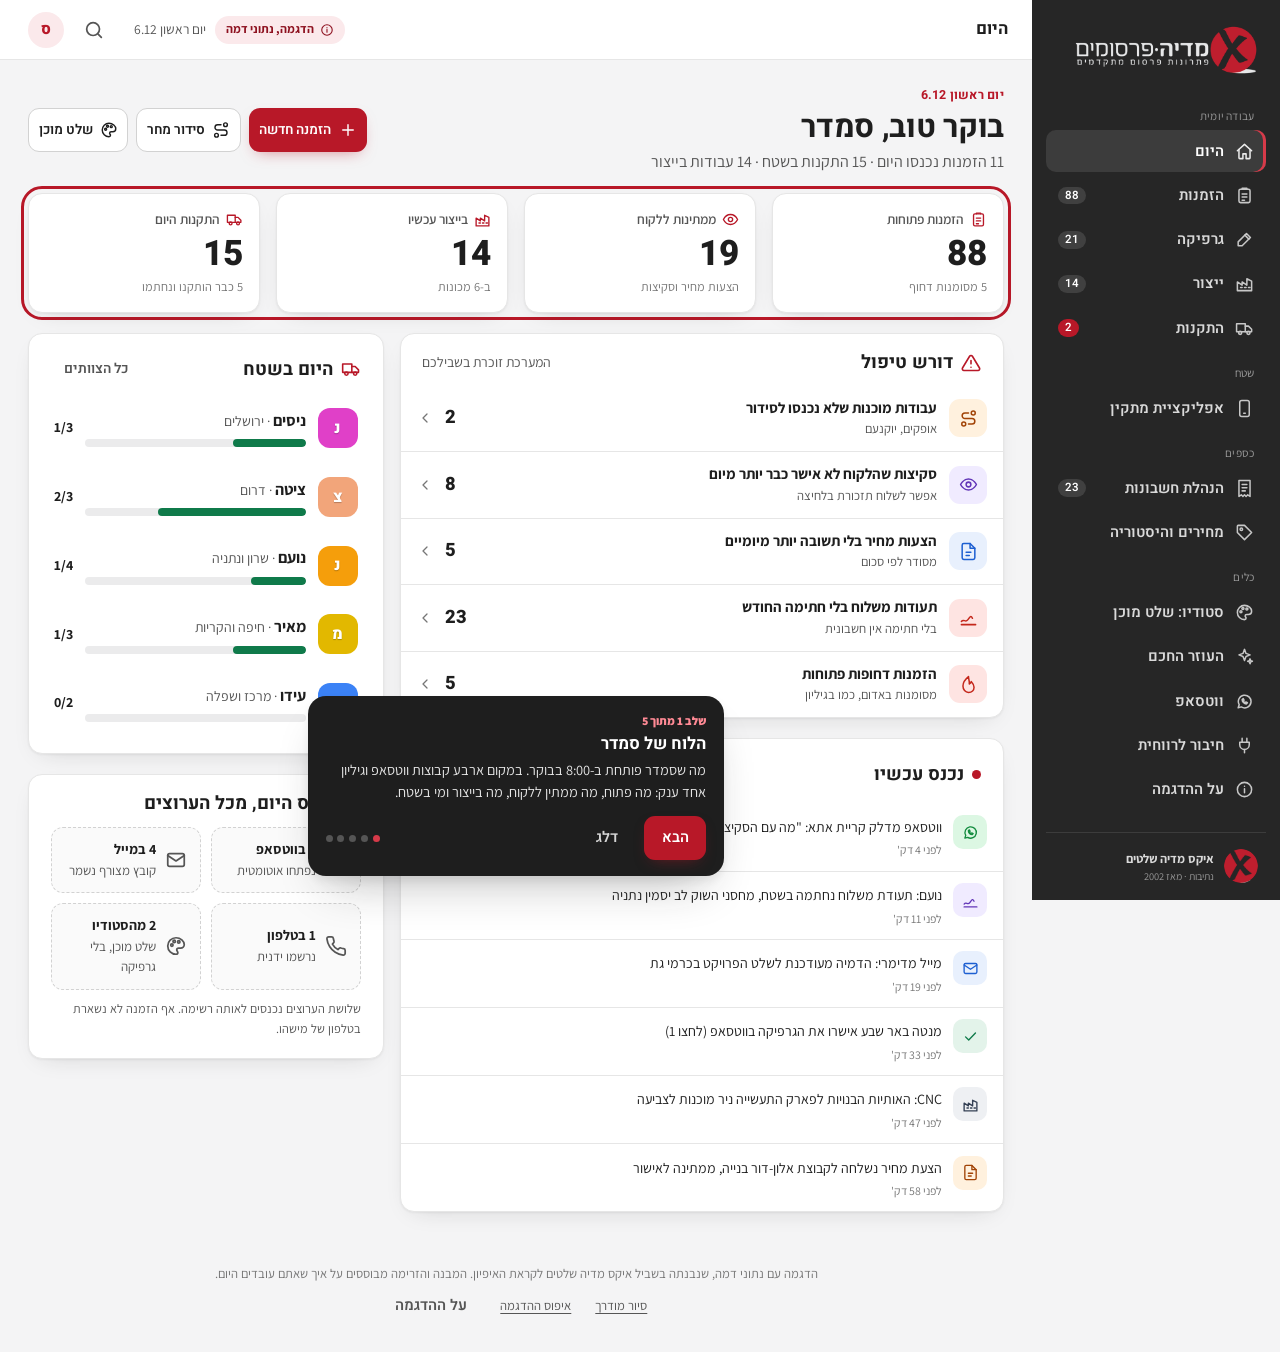
<file: docs/index.html>
<!DOCTYPE html>
<html lang="he" dir="rtl" translate="no">
<head>
<meta charset="UTF-8">
<meta name="viewport" content="width=device-width, initial-scale=1, viewport-fit=cover">
<meta name="robots" content="noindex, nofollow">
<meta name="google" content="notranslate">
<meta name="theme-color" content="#B81828">
<meta name="demo-version" content="1.0.2">
<title>איקס מדיה · מערכת הזמנות, ייצור והתקנות</title>
<meta name="description" content="הדגמה של מערכת ניהול ההזמנות, הייצור, ההתקנות והנהלת החשבונות של איקס מדיה שלטים. נתוני דמה.">
<meta property="og:type" content="website">
<meta property="og:locale" content="he_IL">
<meta property="og:title" content="איקס מדיה · המערכת שלכם (הדגמה)">
<meta property="og:description" content="הזמנות, גרפיקה, ייצור, התקנות בשטח עם חתימה דיגיטלית, וסוף חודש בלי ערימה. הדגמה לקראת האיפיון, נתוני דמה.">
<meta property="og:url" content="https://smartscale-biz.github.io/oren-tadgi-demo/">
<meta property="og:image" content="https://smartscale-biz.github.io/oren-tadgi-demo/assets/og.png">
<meta property="og:image:width" content="1200">
<meta property="og:image:height" content="630">
<meta name="twitter:card" content="summary_large_image">
<link rel="icon" href="assets/favicon-32.png" type="image/png">
<link rel="apple-touch-icon" href="assets/icon.png">
<link rel="preconnect" href="https://fonts.googleapis.com">
<link rel="preconnect" href="https://fonts.gstatic.com" crossorigin>
<link href="https://fonts.googleapis.com/css2?family=Heebo:wght@500;600;700;800&family=Assistant:wght@400;600;700;800&display=swap" rel="stylesheet">
<link rel="stylesheet" href="css/app.css">
</head>
<body>
<div id="app"></div>
<div id="tour" class="tour" aria-live="polite"></div>
<div id="toast" class="toast" aria-live="polite"></div>
<div id="sheet" class="sheet-bg"></div>
<noscript><p style="padding:2rem;text-align:center">ההדגמה דורשת JavaScript.</p></noscript>
<script src="js/data.js"></script>
<script src="js/app.js"></script>
<script src="js/screens/home.js"></script>
<script src="js/screens/orders.js"></script>
<script src="js/screens/order.js"></script>
<script src="js/screens/graphics.js"></script>
<script src="js/screens/production.js"></script>
<script src="js/screens/installs.js"></script>
<script src="js/screens/field.js"></script>
<script src="js/screens/accounting.js"></script>
<script src="js/screens/pricing.js"></script>
<script src="js/screens/studio.js"></script>
<script src="js/screens/assistant.js"></script>
<script src="js/screens/whatsapp.js"></script>
<script src="js/screens/rivhit.js"></script>
<script src="js/screens/about.js"></script>
</body>
</html>
</file>
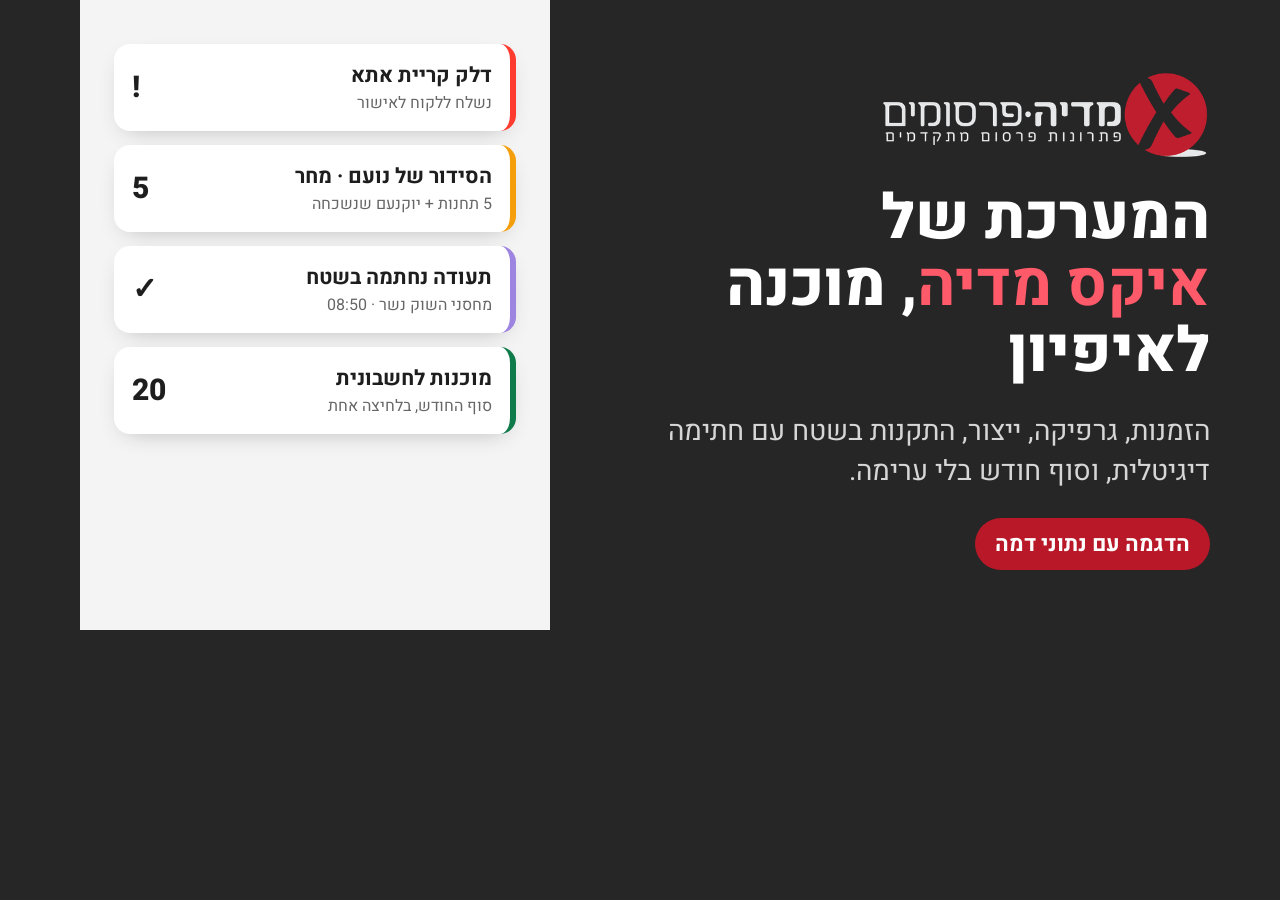
<file: tools/og.html>
<!DOCTYPE html>
<html lang="he" dir="rtl"><head><meta charset="utf-8"><title>תמונת שיתוף</title>
<link href="https://fonts.googleapis.com/css2?family=Heebo:wght@500;700;800&display=swap" rel="stylesheet">
<style>
*{margin:0;padding:0;box-sizing:border-box}
body{inline-size:1200px;block-size:630px;font-family:Heebo,Arial,sans-serif;background:#262626;color:#fff;display:grid;grid-template-columns:1fr 470px;overflow:hidden}
.l{padding:70px 70px 60px;display:flex;flex-direction:column;gap:26px}
.l img{inline-size:330px}
h1{font-size:62px;line-height:1.08;font-weight:800}
h1 b{color:#FF5A6A}
p{font-size:28px;color:#D6D6D6;line-height:1.4}
.tag{margin-block-start:auto;display:inline-flex;align-self:flex-start;padding:10px 20px;border-radius:999px;background:#B81828;font-size:22px;font-weight:700}
.r{background:#F4F4F5;position:relative;padding:44px 34px;display:flex;flex-direction:column;gap:14px}
.card{background:#fff;border-radius:16px;box-shadow:0 8px 24px -12px rgba(0,0,0,.3);padding:16px 18px;color:#1E1E1E;display:flex;align-items:center;gap:14px;border-inline-start:6px solid var(--c)}
.card b{font-size:21px;display:block}.card small{font-size:16px;color:#666}
.n{margin-inline-start:auto;font-size:30px;font-weight:800}
</style></head><body>
<div class="l"><img src="../docs/assets/logo-light.png" alt=""><h1>המערכת של<br><b>איקס מדיה</b>, מוכנה לאיפיון</h1><p>הזמנות, גרפיקה, ייצור, התקנות בשטח עם חתימה דיגיטלית, וסוף חודש בלי ערימה.</p><span class="tag">הדגמה עם נתוני דמה</span></div>
<div class="r">
<div class="card" style="--c:#FF3B30"><span><b>דלק קריית אתא</b><small>נשלח ללקוח לאישור</small></span><span class="n">!</span></div>
<div class="card" style="--c:#F59E0B"><span><b>הסידור של נועם · מחר</b><small>5 תחנות + יוקנעם שנשכחה</small></span><span class="n">5</span></div>
<div class="card" style="--c:#9C84E0"><span><b>תעודה נחתמה בשטח</b><small>מחסני השוק נשר · 08:50</small></span><span class="n">✓</span></div>
<div class="card" style="--c:#0F7A4A"><span><b>מוכנות לחשבונית</b><small>סוף החודש, בלחיצה אחת</small></span><span class="n">20</span></div>
</div></body></html>
</file>
<file: docs/css/app.css>
/* ============================================================
   איקס מדיה שלטים · מערכת הזמנות, ייצור והתקנות · הדגמה
   Mobile-first. מאפיינים לוגיים בלבד (RTL). ברייקפוינטים: 35 / 45 / 50 / 65 / 80rem
   ============================================================ */

/* 00 טוקנים */
:root {
  color-scheme: light;
  --brand: #B81828; --brand-deep: #8E1220; --brand-soft: #D63A49; --brand-tint: #FBE9EB; --brand-ring: rgba(184, 24, 40, .22);
  --ink: #1E1E1E; --ink-2: #555555; --ink-3: #767676; --line: #E6E6E6; --line-2: #D2D2D2;
  --bg: #F4F4F5; --surface: #FFFFFF; --surface-2: #FAFAFA; --sidebar: #262626; --sidebar-2: #303030; --sidebar-ink: #D9D9D9;
  --st-urgent: #C4271B; --st-urgent-bg: #FEE4E2;
  --st-sent: #A14306; --st-sent-bg: #FFF1DE;
  --st-done: #6236B8; --st-done-bg: #F0EBFF;
  --st-wait: #067647; --st-wait-bg: #E3F3EA;
  --st-new: #344054; --st-new-bg: #EEF0F3;
  --ok: #0F7A4A; --ok-bg: #E3F3EA; --warn: #A14306; --warn-bg: #FFF1DE; --info: #1D5FD1; --info-bg: #E8F0FD;
  --wa: #25D366; --wa-bg: #EFE7DE; --wa-head: #075E54; --wa-out: #D9FDD3;
  --font-h: 'Heebo', 'Assistant', system-ui, Arial, sans-serif;
  --font-b: 'Assistant', 'Heebo', system-ui, Arial, sans-serif;
  --r: 14px; --r-sm: 9px; --tap: 44px; --tabbar-h: 66px; --sidebar-w: 15.5rem; --topbar-h: 60px;
  --shadow: 0 1px 2px rgba(30, 30, 30, .05), 0 8px 24px -14px rgba(30, 30, 30, .22);
  --shadow-2: 0 4px 10px rgba(30, 30, 30, .07), 0 24px 48px -20px rgba(30, 30, 30, .32);
}

/* 01 בסיס */
*, ::before, ::after { box-sizing: border-box; margin: 0; padding: 0; }
html { -webkit-text-size-adjust: 100%; overflow-x: hidden; }
html[data-shot] *, html[data-shot] *::before, html[data-shot] *::after { transition: none !important; animation: none !important; scroll-behavior: auto !important; }
body { background: var(--bg); color: var(--ink); font-family: var(--font-b); font-size: 16px; line-height: 1.55; min-height: 100vh; overflow-x: hidden; -webkit-font-smoothing: antialiased; }
h1, h2, h3, h4 { font-family: var(--font-h); font-weight: 700; line-height: 1.25; color: var(--ink); }
h1 { font-size: clamp(1.45rem, 3vw, 1.95rem); letter-spacing: -.01em; }
h2 { font-size: 1.15rem; } h3 { font-size: 1.02rem; } h4 { font-size: .95rem; }
p { overflow-wrap: anywhere; }
a { color: var(--brand); text-decoration: none; }
img, svg { display: block; max-width: 100%; }
svg.i { inline-size: 1.15em; block-size: 1.15em; flex: none; display: inline-block; vertical-align: -.2em; }
.chev { transform: scaleX(-1); }
button { font: inherit; color: inherit; background: none; border: 0; cursor: pointer; }
input, select, textarea { font: inherit; color: inherit; }
button, a, input, select, textarea, label { -webkit-tap-highlight-color: transparent; }
ul, ol { list-style: none; }
li { display: block; }
:focus-visible { outline: 3px solid var(--brand-ring); outline-offset: 2px; border-radius: 6px; }
.num, bdi { unicode-bidi: isolate; direction: ltr; font-variant-numeric: tabular-nums; }
.mono { font-variant-numeric: tabular-nums; direction: ltr; unicode-bidi: isolate; display: inline-block; white-space: nowrap; font-feature-settings: "tnum"; }
.muted { color: var(--ink-2); } .muted-2 { color: var(--ink-3); } .small { font-size: .875rem; } .tiny { font-size: .78rem; } .strong { font-weight: 700; }
.sr { position: absolute; inline-size: 1px; block-size: 1px; overflow: hidden; clip: rect(0 0 0 0); white-space: nowrap; }
.hide { display: none !important; }
.row { display: flex; align-items: center; gap: .6rem; }
.row-wrap { display: flex; align-items: center; gap: .5rem; flex-wrap: wrap; }
.between { display: flex; align-items: center; justify-content: space-between; gap: .75rem; flex-wrap: wrap; }
.stack { display: flex; flex-direction: column; gap: .75rem; }
.grow { flex: 1; min-inline-size: 0; }
.gap-l { gap: 1.25rem; }
.ellipsis { overflow: hidden; text-overflow: ellipsis; white-space: nowrap; }
@media (min-width: 65rem) { .m-only { display: none !important; } }
@media (max-width: 64.99rem) { .d-only { display: none !important; } }

/* 02 שלד: מובייל קודם */
.app { min-block-size: 100dvh; }
.side { display: none; }
.main { min-inline-size: 0; }
.top {
  position: sticky; inset-block-start: 0; z-index: 30; display: flex; align-items: center; gap: .6rem;
  min-block-size: var(--topbar-h); padding-inline: 1rem; background: rgba(255, 255, 255, .94); backdrop-filter: saturate(1.4) blur(10px);
  border-block-end: 1px solid var(--line);
}
.top-logo { display: flex; align-items: center; block-size: var(--tap); }
.top-logo img { block-size: 28px; inline-size: auto; }
.top-title { font-family: var(--font-h); font-weight: 700; font-size: .98rem; flex: 1; min-inline-size: 0; overflow: hidden; text-overflow: ellipsis; white-space: nowrap; padding-inline-start: .35rem; border-inline-start: 1px solid var(--line); }
.top-actions { display: flex; align-items: center; gap: .25rem; }
.icon-btn { inline-size: var(--tap); block-size: var(--tap); display: inline-grid; place-items: center; border-radius: 12px; color: var(--ink-2); }
.icon-btn:hover { background: var(--bg); color: var(--ink); }
.icon-btn svg { inline-size: 22px; block-size: 22px; }
.avatar { inline-size: 36px; block-size: 36px; border-radius: 50%; display: grid; place-items: center; background: var(--brand-tint); color: var(--brand); font-weight: 800; font-family: var(--font-h); font-size: .95rem; flex: none; }
.avatar-btn { inline-size: var(--tap); block-size: var(--tap); display: grid; place-items: center; border-radius: 50%; }
.demo-pill { display: none; }
.top-date { display: none; }
.content { padding: 1.1rem 1rem 1.5rem; max-inline-size: 96rem; margin-inline: auto; }
.foot { padding: 1.25rem 1rem calc(var(--tabbar-h) + 2.5rem + env(safe-area-inset-bottom)); text-align: center; color: var(--ink-3); font-size: .8rem; }
.foot .row-wrap { justify-content: center; }
.foot button { color: var(--ink-2); text-decoration: underline; text-underline-offset: 3px; min-block-size: var(--tap); padding-inline: .5rem; }

/* סרגל טאבים תחתון (מובייל) */
.tabbar {
  position: fixed; z-index: 40; inset-block-end: 0; inset-inline: 0; display: grid; grid-template-columns: repeat(5, 1fr);
  padding: .35rem .3rem calc(.35rem + env(safe-area-inset-bottom)); background: var(--sidebar); box-shadow: 0 -2px 14px rgba(0, 0, 0, .12);
}
.tabbar a, .tabbar button {
  display: flex; flex-direction: column; align-items: center; justify-content: center; gap: .2rem; min-block-size: 54px; border-radius: 12px;
  color: #BDBDBD; font-size: .72rem; font-weight: 600; font-family: var(--font-h); position: relative;
}
.tabbar svg { inline-size: 22px; block-size: 22px; }
.tabbar .active { color: #fff; background: rgba(255, 255, 255, .09); }
.tabbar .active::before { content: ""; position: absolute; inset-block-start: 3px; inline-size: 22px; block-size: 3px; border-radius: 3px; background: var(--brand-soft); }
.tab-badge { position: absolute; inset-block-start: 4px; inset-inline-end: calc(50% - 22px); min-inline-size: 18px; block-size: 18px; padding-inline: 4px; border-radius: 9px; background: var(--brand); color: #fff; font-size: .68rem; display: grid; place-items: center; }

/* דסקטופ: סיידבר דביק */
@media (min-width: 45rem) {
  .content { padding: 1.6rem 1.75rem 2rem; }
  .top { padding-inline: 1.5rem; }
  .demo-pill { display: inline-flex; }
  .top-date { display: block; color: var(--ink-2); font-size: .85rem; margin-inline-end: .5rem; }
}
@media (min-width: 65rem) {
  .app { display: grid; grid-template-columns: var(--sidebar-w) minmax(0, 1fr); }
  .side { display: flex; flex-direction: column; position: sticky; inset-block-start: 0; block-size: 100dvh; background: var(--sidebar); color: var(--sidebar-ink); padding: 1.25rem .85rem 1rem; overflow-y: auto; }
  .side-logo { display: block; padding: .3rem .5rem 1.1rem; }
  .side-logo img { inline-size: 100%; max-inline-size: 11.5rem; block-size: auto; }
  .side-label { font-size: .72rem; color: #9A9A9A; padding: .9rem .75rem .35rem; letter-spacing: .02em; }
  .side nav { display: flex; flex-direction: column; gap: 2px; }
  .side nav a { display: flex; align-items: center; gap: .7rem; padding: .6rem .75rem; min-block-size: 40px; border-radius: 10px; color: var(--sidebar-ink); font-size: .93rem; font-weight: 600; font-family: var(--font-h); position: relative; }
  .side nav a:hover { background: rgba(255, 255, 255, .06); color: #fff; }
  .side nav a.active { background: rgba(255, 255, 255, .1); color: #fff; box-shadow: inset -3px 0 0 var(--brand-soft); }
  .side nav svg { inline-size: 19px; block-size: 19px; flex: none; opacity: .9; }
  .side nav .count { margin-inline-start: auto; font-size: .72rem; background: rgba(255, 255, 255, .12); border-radius: 9px; padding: 0 .45rem; color: #fff; }
  .side nav .count.hot { background: var(--brand); }
  .side-office { margin-block-start: auto; display: flex; gap: .65rem; align-items: center; padding: 1rem .5rem 0; border-block-start: 1px solid rgba(255, 255, 255, .1); font-size: .78rem; }
  .side-office img { inline-size: 34px; block-size: 34px; border-radius: 50%; }
  .side-office small { display: block; color: #9A9A9A; }
  .tabbar { display: none; }
  .top-logo { display: none; }
  .side { position: sticky; }
  .top-title { border: 0; padding: 0; font-size: 1.05rem; }
  .foot { padding-block-end: 1.5rem; }
}

@media (min-width: 65rem) and (max-height: 860px) {
  .side { padding-block: .8rem .6rem; }
  .side-logo { padding-block-end: .5rem; }
  .side-logo img { max-inline-size: 9.5rem; }
  .side-label { padding-block: .45rem .15rem; }
  .side nav a { min-block-size: 33px; padding-block: .35rem; font-size: .88rem; }
  .side-office { padding-block-start: .6rem; }
}

/* 03 רכיבים: כפתורים, תגיות, כרטיסים */
.btn {
  display: inline-flex; align-items: center; justify-content: center; gap: .45rem; min-block-size: var(--tap); padding: .5rem 1.05rem; border-radius: 11px;
  font-family: var(--font-h); font-weight: 600; font-size: .93rem; border: 1.5px solid transparent; white-space: nowrap; line-height: 1.2;
  transition: background .15s, box-shadow .15s, transform .08s;
}
.btn:active { transform: translateY(1px); }
.btn svg { inline-size: 18px; block-size: 18px; flex: none; }
.btn-primary { background: var(--brand); color: #fff; box-shadow: 0 6px 16px -8px rgba(184, 24, 40, .6); }
.btn-primary:hover { background: var(--brand-deep); }
.btn-dark { background: var(--ink); color: #fff; }
.btn-dark:hover { background: #000; }
.btn-outline { border-color: var(--line-2); background: var(--surface); color: var(--ink); }
.btn-outline:hover { border-color: var(--ink-3); }
.btn-ghost { color: var(--ink-2); }
.btn-ghost:hover { background: var(--bg); color: var(--ink); }
.btn-ok { background: var(--ok); color: #fff; }
.btn-wa { background: #1FAF54; color: #fff; }
.btn-block { inline-size: 100%; }
.btn[disabled] { opacity: .45; cursor: not-allowed; box-shadow: none; }
@media (min-width: 65rem) { .btn-sm { min-block-size: 36px; padding: .35rem .8rem; font-size: .86rem; } }

.chip {
  display: inline-flex; align-items: center; gap: .4rem; min-block-size: var(--tap); padding: .3rem .85rem; border-radius: 999px; border: 1.5px solid var(--line-2);
  background: var(--surface); font-size: .87rem; font-weight: 600; color: var(--ink-2); white-space: nowrap;
}
.chip[aria-pressed="true"], .chip.on { background: var(--ink); color: #fff; border-color: var(--ink); }
.chip .dot { inline-size: 10px; block-size: 10px; border-radius: 50%; }
@media (min-width: 65rem) { .chip { min-block-size: 36px; } }
.chips { display: flex; gap: .45rem; overflow-x: auto; padding-block-end: 2px; scrollbar-width: none; }
.chips::-webkit-scrollbar { display: none; }

.tag { display: inline-flex; align-items: center; gap: .3rem; min-block-size: 24px; padding: .05rem .55rem; border-radius: 999px; font-size: .76rem; font-weight: 700; white-space: nowrap; background: var(--st-new-bg); color: var(--st-new); line-height: 1.3; }
.tag svg { inline-size: 13px; block-size: 13px; }
.tag.urgent { background: var(--st-urgent-bg); color: var(--st-urgent); }
.tag.sent { background: var(--st-sent-bg); color: var(--st-sent); }
.tag.done { background: var(--st-done-bg); color: var(--st-done); }
.tag.wait { background: var(--st-wait-bg); color: var(--st-wait); }
.tag.ok { background: var(--ok-bg); color: var(--ok); }
.tag.warn { background: var(--warn-bg); color: var(--warn); }
.tag.info { background: var(--info-bg); color: var(--info); }
.tag.brand { background: var(--brand-tint); color: var(--brand-deep); }
.tag.dark { background: var(--ink); color: #fff; }
.tag.outline { background: transparent; border: 1px solid var(--line-2); color: var(--ink-2); }
.team-tag { display: inline-flex; align-items: center; gap: .35rem; font-size: .8rem; font-weight: 700; white-space: nowrap; }
.team-dot { inline-size: 11px; block-size: 11px; border-radius: 50%; flex: none; box-shadow: 0 0 0 2px #fff, 0 0 0 3px rgba(0, 0, 0, .08); }
.demo-pill { white-space: nowrap; align-items: center; gap: .35rem; min-block-size: 28px; padding: 0 .7rem; border-radius: 999px; background: var(--brand-tint); color: var(--brand-deep); font-size: .76rem; font-weight: 700; }

.card { background: var(--surface); border: 1px solid var(--line); border-radius: var(--r); box-shadow: var(--shadow); }
.card-pad { padding: 1rem; }
@media (min-width: 45rem) { .card-pad { padding: 1.25rem 1.35rem; } }
.card-head { display: flex; align-items: center; justify-content: space-between; gap: .75rem; padding: .9rem 1rem .6rem; flex-wrap: wrap; }
.card-head h2, .card-head h3 { display: flex; align-items: center; gap: .5rem; }
.card-head h2 svg, .card-head h3 svg { inline-size: 20px; block-size: 20px; color: var(--brand); }
@media (min-width: 45rem) { .card-head { padding: 1.1rem 1.35rem .7rem; } }
.card-body { padding: 0 1rem 1rem; }
@media (min-width: 45rem) { .card-body { padding: 0 1.35rem 1.25rem; } }
.divider { block-size: 1px; background: var(--line); margin-block: .75rem; }

.page-head { display: flex; align-items: flex-end; justify-content: space-between; gap: 1rem; flex-wrap: wrap; margin-block-end: 1.1rem; }
.page-head .sub { color: var(--ink-2); margin-block-start: .25rem; font-size: .95rem; }
.page-head .actions { display: flex; gap: .5rem; flex-wrap: wrap; }
.eyebrow { font-size: .78rem; font-weight: 700; color: var(--brand); letter-spacing: .02em; margin-block-end: .2rem; font-family: var(--font-h); }
.section { margin-block-start: 1.25rem; }
.grid { display: grid; gap: 1rem; grid-template-columns: minmax(0, 1fr); }
.grid > *, .stack > * { min-inline-size: 0; }
@media (min-width: 50rem) { .grid-2 { grid-template-columns: repeat(2, minmax(0, 1fr)); } }
@media (min-width: 80rem) { .grid-3 { grid-template-columns: repeat(3, minmax(0, 1fr)); } .grid-main { grid-template-columns: minmax(0, 1.7fr) minmax(0, 1fr); } }
@media (min-width: 50rem) and (max-width: 79.99rem) { .grid-3 { grid-template-columns: repeat(2, minmax(0, 1fr)); } }

/* KPI */
.kpis { display: grid; grid-template-columns: repeat(2, minmax(0, 1fr)); gap: .75rem; }
@media (min-width: 50rem) { .kpis { grid-template-columns: repeat(4, minmax(0, 1fr)); gap: 1rem; } }
.kpi { padding: .95rem 1rem; position: relative; overflow: hidden; display: block; color: inherit; min-block-size: var(--tap); }
.kpi .k-label { font-size: .84rem; color: var(--ink-2); font-weight: 600; display: flex; align-items: center; gap: .4rem; }
.kpi .k-label svg { inline-size: 17px; block-size: 17px; color: var(--brand); }
.kpi .k-val { font-family: var(--font-h); font-size: clamp(1.7rem, 4vw, 2.2rem); font-weight: 800; line-height: 1.1; margin-block-start: .35rem; }
.kpi .k-sub { font-size: .78rem; color: var(--ink-3); margin-block-start: .2rem; }
.kpi::after { content: ""; position: absolute; inset-block-end: 0; inset-inline-start: 0; inline-size: 100%; block-size: 3px; background: var(--brand); opacity: .0; transition: opacity .2s; }
.kpi:hover::after { opacity: 1; }

/* רשימות */
.list { display: flex; flex-direction: column; }
.list-item { display: flex; align-items: center; gap: .75rem; padding: .75rem 1rem; border-block-start: 1px solid var(--line); color: inherit; min-block-size: 56px; text-align: start; inline-size: 100%; }
.list-item:first-child { border-block-start: 0; }
a.list-item:hover, button.list-item:hover { background: var(--surface-2); }
.list-item .li-icon { inline-size: 38px; block-size: 38px; border-radius: 11px; display: grid; place-items: center; flex: none; background: var(--bg); color: var(--ink-2); }
.list-item .li-icon svg { inline-size: 19px; block-size: 19px; }
.list-item .li-main { flex: 1; min-inline-size: 0; }
.list-item .li-title, .list-item .li-sub { display: block; }
.list-item .li-title { font-weight: 700; font-size: .93rem; line-height: 1.35; }
.list-item .li-sub { font-size: .8rem; color: var(--ink-2); margin-block-start: .1rem; }
.list-item .li-end { flex: none; display: flex; flex-direction: column; align-items: flex-end; gap: .2rem; font-size: .78rem; color: var(--ink-3); }
.list-item .chev { inline-size: 16px; block-size: 16px; color: var(--ink-3); flex: none; transform: scaleX(-1); }

/* טבלה שהופכת לכרטיסים במובייל */
.tbl-wrap { inline-size: 100%; }
.tbl { inline-size: 100%; border-collapse: collapse; font-size: .9rem; }
.tbl thead { display: none; }
.tbl tr { display: grid; grid-template-columns: 1fr auto; gap: .2rem .75rem; padding: .85rem 1rem; border-block-start: 1px solid var(--line); }
.tbl tbody tr:first-child { border-block-start: 0; }
.tbl td { display: block; min-inline-size: 0; }
.tbl td[data-label]:not(.td-main):not(.td-end)::before { content: attr(data-label) ": "; color: var(--ink-3); font-size: .76rem; font-weight: 600; }
.tbl td.td-main { grid-column: 1; font-weight: 700; }
.tbl td.td-end { grid-column: 2; grid-row: 1; justify-self: end; }
.tbl td.td-full { grid-column: 1 / -1; }
.tbl td.td-hide-m { display: none; }
.tbl tr.clickable { cursor: pointer; }
.tbl tr.clickable:hover { background: var(--surface-2); }
@media (min-width: 45rem) {
  .tbl { display: table; }
  .tbl thead { display: table-header-group; }
  .tbl tr { display: table-row; padding: 0; }
  .tbl th { text-align: start; font-size: .76rem; color: var(--ink-3); font-weight: 700; padding: .65rem .75rem; border-block-end: 1px solid var(--line); background: var(--surface-2); white-space: nowrap; }
  .tbl th button { font-weight: 700; color: inherit; display: inline-flex; align-items: center; gap: .25rem; }
  .tbl td, .tbl td.td-hide-m { display: table-cell; padding: .65rem .75rem; border-block-start: 1px solid var(--line); vertical-align: middle; }
  .tbl td[data-label]::before { content: none !important; }
  .tbl td.td-main { font-weight: 600; }
  .tbl td.td-end { text-align: end; }
}
.tbl-scroll { overflow-x: auto; }

/* טאבים (מקטעים) */
.seg { display: flex; gap: .25rem; padding: .25rem; background: #EBEBEC; border-radius: 13px; overflow-x: auto; scrollbar-width: none; max-inline-size: 100%; }
.seg::-webkit-scrollbar { display: none; }
.seg button, .seg a { min-block-size: 40px; padding: .35rem .9rem; border-radius: 10px; font-weight: 700; font-size: .88rem; color: var(--ink-2); white-space: nowrap; display: inline-flex; align-items: center; gap: .35rem; font-family: var(--font-h); }
.seg button svg, .seg a svg { inline-size: 17px; block-size: 17px; }
.seg .on, .seg [aria-selected="true"] { background: #fff; color: var(--ink); box-shadow: 0 1px 3px rgba(0, 0, 0, .12); }
@media (max-width: 64.99rem) { .seg button, .seg a { min-block-size: var(--tap); } }

@media (max-width: 64.99rem) { .tap { display: inline-flex; align-items: center; min-block-size: var(--tap); } }

/* שדות */
.field { display: flex; flex-direction: column; gap: .3rem; min-inline-size: 0; }
.field label, .field .lbl { font-size: .82rem; font-weight: 700; color: var(--ink-2); }
.input, .select, .textarea {
  inline-size: 100%; min-inline-size: 0; min-block-size: var(--tap); border: 1.5px solid var(--line-2); background: var(--surface); border-radius: 11px;
  padding: .55rem .8rem; font-size: 1rem; color: var(--ink);
}
.textarea { resize: vertical; min-block-size: 6.5rem; line-height: 1.55; }
.input:focus, .select:focus, .textarea:focus { outline: none; border-color: var(--brand); box-shadow: 0 0 0 3px var(--brand-ring); }
.form-grid { display: grid; gap: .85rem; }
@media (min-width: 35rem) { .form-grid.two { grid-template-columns: repeat(2, minmax(0, 1fr)); } }
.search-box { position: relative; }
.search-box svg { position: absolute; inset-inline-start: .75rem; inset-block-start: 50%; transform: translateY(-50%); inline-size: 18px; block-size: 18px; color: var(--ink-3); pointer-events: none; }
.search-box .input { padding-inline-start: 2.4rem; }
.check { display: flex; align-items: center; gap: .55rem; min-block-size: var(--tap); font-weight: 600; font-size: .92rem; cursor: pointer; }
.check input { inline-size: 20px; block-size: 20px; accent-color: var(--brand); }

/* התראות ותיבות */
.note { display: flex; gap: .7rem; align-items: flex-start; padding: .85rem 1rem; border-radius: 12px; background: var(--info-bg); color: #163F87; font-size: .9rem; }
.note svg { inline-size: 20px; block-size: 20px; flex: none; margin-block-start: .1rem; }
.note.warn { background: var(--warn-bg); color: #7A3305; }
.note.ok { background: var(--ok-bg); color: #075334; }
.note.brand { background: var(--brand-tint); color: var(--brand-deep); }
.empty { padding: 2.25rem 1rem; text-align: center; color: var(--ink-3); }
.empty svg { inline-size: 36px; block-size: 36px; margin: 0 auto .5rem; }

/* מקרא */
.legend { display: flex; flex-wrap: wrap; gap: .4rem .9rem; font-size: .82rem; color: var(--ink-2); }
.legend span { display: inline-flex; align-items: center; gap: .35rem; }
.swatch { inline-size: 14px; block-size: 14px; border-radius: 4px; flex: none; }
.sw-urgent { background: #FF3B30; } .sw-sent { background: #FBE7C6; border: 1px solid #E8CC9A; } .sw-done { background: #CDBFF0; } .sw-wait { background: #9BD8B0; } .sw-new { background: #fff; border: 1px solid var(--line-2); }

/* שורת שלבים */
.stepper { display: flex; gap: 0; overflow-x: auto; padding-block: .25rem .5rem; scrollbar-width: none; }
.stepper::-webkit-scrollbar { display: none; }
.step { flex: 1 0 74px; display: flex; flex-direction: column; align-items: center; gap: .35rem; position: relative; font-size: .74rem; font-weight: 700; color: var(--ink-3); text-align: center; }
.step::before { content: ""; position: absolute; inset-block-start: 15px; inset-inline-start: 50%; inline-size: 100%; block-size: 3px; background: var(--line); z-index: 0; }
.step:last-child::before { display: none; }
.step .s-dot { inline-size: 32px; block-size: 32px; border-radius: 50%; display: grid; place-items: center; background: var(--surface); border: 2px solid var(--line-2); z-index: 1; color: var(--ink-3); }
.step .s-dot svg { inline-size: 16px; block-size: 16px; }
.step.done { color: var(--ink-2); }
.step.done .s-dot { background: var(--ink); border-color: var(--ink); color: #fff; }
.step.done::before { background: var(--ink); }
.step.cur { color: var(--brand); }
.step.cur .s-dot { background: var(--brand); border-color: var(--brand); color: #fff; box-shadow: 0 0 0 5px var(--brand-ring); }

/* פס התקדמות */
.bar { block-size: 8px; border-radius: 6px; background: #EBEBEC; overflow: hidden; }
.bar > i { display: block; block-size: 100%; border-radius: 6px; background: var(--brand); transition: inline-size .6s; }
.bar.ok > i { background: var(--ok); } .bar.warn > i { background: #E58A1F; }

/* 04 שיט / מודאל, טוסט */
.sheet-bg { position: fixed; inset: 0; z-index: 80; background: rgba(20, 20, 20, .45); display: none; align-items: flex-end; justify-content: center; }
.sheet-bg.open { display: flex; animation: fadeIn .18s ease; }
.sheet { background: var(--surface); inline-size: 100%; max-block-size: calc(100dvh - 1.5rem); border-radius: 20px 20px 0 0; display: flex; flex-direction: column; overflow: hidden; animation: slideUp .24s cubic-bezier(.2, .8, .2, 1); }
.sheet-head { display: flex; align-items: center; gap: .5rem; padding: .7rem .6rem .6rem 1rem; border-block-end: 1px solid var(--line); }
.sheet-head h2 { flex: 1; font-size: 1.05rem; }
.sheet-body { padding: 1rem; overflow-y: auto; overscroll-behavior: contain; }
.sheet-foot { padding: .75rem 1rem calc(.75rem + env(safe-area-inset-bottom)); border-block-start: 1px solid var(--line); display: flex; gap: .5rem; flex-wrap: wrap; background: var(--surface-2); }
.sheet-foot .btn { flex: 1 1 auto; }
@media (min-width: 45rem) {
  .sheet-bg { align-items: center; padding: 1rem; }
  .sheet { inline-size: min(42rem, calc(100% - 2rem)); max-block-size: calc(100dvh - 2rem); border-radius: 18px; animation: pop .2s ease; }
  .sheet.wide { inline-size: min(60rem, calc(100% - 2rem)); }
  .sheet-body { padding: 1.25rem 1.4rem; }
  .sheet-foot { padding: .9rem 1.4rem; }
  .sheet-foot .btn { flex: 0 0 auto; }
}
.toast { position: fixed; z-index: 95; inset-inline: 1rem; inset-block-end: calc(var(--tabbar-h) + 1rem + env(safe-area-inset-bottom)); display: flex; justify-content: center; pointer-events: none; }
.toast-msg { display: flex; align-items: center; gap: .6rem; background: var(--ink); color: #fff; padding: .75rem 1.1rem; border-radius: 13px; box-shadow: var(--shadow-2); font-weight: 600; font-size: .92rem; max-inline-size: 30rem; animation: toastIn .25s ease; pointer-events: auto; }
.toast-msg svg { inline-size: 20px; block-size: 20px; color: #6EE7A5; flex: none; }
@media (min-width: 65rem) { .toast { inset-block-end: 1.5rem; inset-inline-start: calc(var(--sidebar-w) + 1rem); } }

@keyframes fadeIn { from { opacity: 0; } to { opacity: 1; } }
@keyframes slideUp { from { transform: translateY(40px); opacity: .5; } to { transform: none; opacity: 1; } }
@keyframes pop { from { transform: scale(.97); opacity: 0; } to { transform: none; opacity: 1; } }
@keyframes toastIn { from { transform: translateY(14px); opacity: 0; } to { transform: none; opacity: 1; } }
@keyframes flashIn { 0% { background: #FFF6D6; transform: translateY(-6px); opacity: 0; } 30% { opacity: 1; transform: none; } 100% { background: transparent; } }
@keyframes pulse { 0%, 100% { box-shadow: 0 0 0 0 rgba(184, 24, 40, .45); } 50% { box-shadow: 0 0 0 7px rgba(184, 24, 40, 0); } }
@keyframes spin { to { transform: rotate(360deg); } }
@keyframes typing { 0%, 80%, 100% { opacity: .25; } 40% { opacity: 1; } }
@keyframes scan { from { inset-block-start: 0; } to { inset-block-start: calc(100% - 3px); } }
.flash { animation: flashIn 1.6s ease; }
.live-dot { inline-size: 9px; block-size: 9px; border-radius: 50%; background: var(--brand); animation: pulse 1.8s infinite; flex: none; }
.spinner { inline-size: 18px; block-size: 18px; border-radius: 50%; border: 2.5px solid rgba(255, 255, 255, .35); border-block-start-color: #fff; animation: spin .7s linear infinite; }
.spinner.dark { border-color: rgba(0, 0, 0, .12); border-block-start-color: var(--brand); }

/* 05 מסך היום */
.hello { display: flex; align-items: center; justify-content: space-between; gap: 1rem; flex-wrap: wrap; margin-block-end: 1.1rem; }
.hello .sub { color: var(--ink-2); margin-block-start: .2rem; }
.quick { display: grid; grid-template-columns: repeat(3, minmax(0, 1fr)); gap: .5rem; }
@media (min-width: 45rem) { .quick { display: flex; } }
.quick .btn { padding-inline: .6rem; font-size: .85rem; }
@media (max-width: 34.99rem) { .quick .btn { flex-direction: column; gap: .15rem; min-block-size: 60px; font-size: .78rem; white-space: normal; text-align: center; } }
.todo-ic { inline-size: 38px; block-size: 38px; border-radius: 11px; display: grid; place-items: center; flex: none; }
.todo-ic svg { inline-size: 19px; block-size: 19px; }
.todo-ic.red { background: var(--st-urgent-bg); color: var(--st-urgent); } .todo-ic.amber { background: var(--warn-bg); color: var(--warn); } .todo-ic.violet { background: var(--st-done-bg); color: var(--st-done); } .todo-ic.blue { background: var(--info-bg); color: var(--info); }
.todo-count { font-family: var(--font-h); font-weight: 800; font-size: 1.15rem; }
.teams-today { display: grid; gap: .6rem; }
.team-row { display: grid; grid-template-columns: auto minmax(0, 1fr) auto; align-items: center; gap: .75rem; padding: .6rem .2rem; color: inherit; border-radius: 10px; min-block-size: var(--tap); }
a.team-row:hover { background: var(--surface-2); }
.team-av { inline-size: 40px; block-size: 40px; border-radius: 12px; display: grid; place-items: center; color: #fff; font-weight: 800; font-family: var(--font-h); flex: none; text-shadow: 0 1px 1px rgba(0, 0, 0, .25); }
.feed-item { display: flex; gap: .7rem; padding: .7rem 1rem; border-block-start: 1px solid var(--line); color: inherit; min-block-size: var(--tap); align-items: flex-start; }
.feed-item:first-child { border-block-start: 0; }
.feed-item:hover { background: var(--surface-2); }
.feed-ic { inline-size: 34px; block-size: 34px; border-radius: 10px; display: grid; place-items: center; flex: none; }
.feed-ic svg { inline-size: 17px; block-size: 17px; }
.feed-ic.wa { background: #DCF7E3; color: #128C3E; } .feed-ic.mail { background: var(--info-bg); color: var(--info); } .feed-ic.sign { background: var(--st-done-bg); color: var(--st-done); }
.feed-ic.approve { background: var(--ok-bg); color: var(--ok); } .feed-ic.prod { background: #EEF0F3; color: #344054; } .feed-ic.quote { background: var(--warn-bg); color: var(--warn); } .feed-ic.alert { background: var(--st-urgent-bg); color: var(--st-urgent); }
.feed-text { font-size: .88rem; line-height: 1.45; }
.feed-time { font-size: .74rem; color: var(--ink-3); margin-block-start: .1rem; }
.source-strip { display: grid; grid-template-columns: repeat(2, minmax(0, 1fr)); gap: .6rem; }
.source { display: flex; align-items: center; gap: .6rem; padding: .7rem .8rem; border-radius: 12px; background: var(--surface-2); border: 1px dashed var(--line-2); font-size: .82rem; color: var(--ink-2); }
.source b { display: block; color: var(--ink); font-size: .88rem; }
.source svg { inline-size: 22px; block-size: 22px; flex: none; }

/* 06 הזמנות: קנבן */
.kb { display: grid; align-items: start; grid-auto-flow: column; grid-auto-columns: minmax(82%, 1fr); gap: .75rem; overflow-x: auto; padding-block-end: .75rem; scroll-snap-type: x mandatory; overscroll-behavior-x: contain; }
@media (min-width: 45rem) { .kb { grid-auto-columns: 290px; } }
@media (min-width: 80rem) { .kb { grid-auto-columns: 255px; } }
.kb-col { scroll-snap-align: start; background: #EBEBEC; border-radius: 14px; padding: .5rem; display: flex; flex-direction: column; gap: .5rem; min-block-size: 220px; transition: background .15s, box-shadow .15s; }
.kb-col.drop { background: #F8E3E5; box-shadow: inset 0 0 0 2px var(--brand-soft); }
.kb-head { display: flex; align-items: center; gap: .45rem; padding: .3rem .4rem .2rem; font-family: var(--font-h); font-weight: 800; font-size: .9rem; }
.kb-head svg { inline-size: 18px; block-size: 18px; color: var(--brand); }
.kb-head .n { margin-inline-start: auto; font-size: .78rem; background: #fff; border-radius: 9px; padding: 0 .5rem; color: var(--ink-2); }
.kb-card { background: #fff; border-radius: 11px; padding: .65rem .7rem; box-shadow: 0 1px 2px rgba(0, 0, 0, .08); border-inline-start: 4px solid var(--line-2); display: flex; flex-direction: column; gap: .35rem; cursor: grab; color: inherit; }
.kb-card:hover { box-shadow: 0 4px 12px rgba(0, 0, 0, .1); }
.kb-card.dragging { opacity: .5; }
.kb-card.urgent { border-inline-start-color: #FF3B30; } .kb-card.sent { border-inline-start-color: #E8B865; } .kb-card.done { border-inline-start-color: #9C84E0; } .kb-card.wait { border-inline-start-color: #4CB97A; }
.kb-card .k-top { display: flex; align-items: center; justify-content: space-between; gap: .4rem; font-size: .74rem; color: var(--ink-3); }
.kb-card .k-cust { font-weight: 800; font-size: .9rem; line-height: 1.3; }
.kb-card .k-desc { font-size: .8rem; color: var(--ink-2); line-height: 1.4; }
.kb-card .k-foot { display: flex; align-items: center; gap: .35rem; flex-wrap: wrap; }
.kb-card .k-move { margin-inline-start: auto; min-block-size: 34px; min-inline-size: 34px; display: grid; place-items: center; border-radius: 9px; color: var(--ink-2); }
.kb-card .k-move:hover { background: var(--bg); }
.kb-card .k-move svg { inline-size: 18px; block-size: 18px; }
@media (max-width: 64.99rem) { .kb-card .k-move { min-block-size: var(--tap); min-inline-size: var(--tap); } }
.kb-more { font-size: .8rem; color: var(--ink-2); padding: .4rem; text-align: center; min-block-size: var(--tap); border-radius: 10px; font-weight: 700; }
.kb-more:hover { background: #fff; }

/* לפי מכונה */
.machines { display: grid; gap: .9rem; }
@media (min-width: 50rem) { .machines { grid-template-columns: repeat(2, minmax(0, 1fr)); } }
@media (min-width: 80rem) { .machines { grid-template-columns: repeat(3, minmax(0, 1fr)); } }
.m-ic { inline-size: 44px; block-size: 44px; border-radius: 12px; background: var(--ink); color: #fff; display: grid; place-items: center; font-family: var(--font-h); font-weight: 800; font-size: .78rem; flex: none; }
.m-load { display: flex; align-items: center; gap: .6rem; font-size: .8rem; color: var(--ink-2); }
.m-load .bar { flex: 1; }

/* כרטיס הזמנה */
.order-head { display: flex; flex-direction: column; gap: .6rem; }
.order-head .crumbs { display: flex; align-items: center; gap: .35rem; font-size: .85rem; color: var(--ink-3); }
.order-head .crumbs a { color: var(--ink-2); font-weight: 600; min-block-size: var(--tap); display: inline-flex; align-items: center; }
.kv { display: grid; grid-template-columns: minmax(0, 1fr); gap: .6rem 1.25rem; }
@media (min-width: 35rem) { .kv { grid-template-columns: repeat(2, minmax(0, 1fr)); } }
.kv > div { min-inline-size: 0; }
.kv dt { font-size: .76rem; color: var(--ink-3); font-weight: 700; }
.kv dd { font-weight: 600; font-size: .94rem; overflow-wrap: anywhere; }
.line-items { display: flex; flex-direction: column; gap: .6rem; }
.line-it { border: 1px solid var(--line); border-radius: 12px; padding: .75rem .85rem; display: grid; gap: .3rem .9rem; grid-template-columns: minmax(0, 1fr) auto; }
.line-it .li-name { font-weight: 800; }
.line-it .li-meta { grid-column: 1 / -1; display: flex; flex-wrap: wrap; gap: .3rem 1rem; font-size: .8rem; color: var(--ink-2); }
.line-it .li-meta b { color: var(--ink); font-weight: 700; }
.versions { display: grid; gap: .75rem; }
@media (min-width: 45rem) { .versions { grid-template-columns: repeat(2, minmax(0, 1fr)); } }
.version { border: 1px solid var(--line); border-radius: 13px; overflow: hidden; background: var(--surface); }
.version .v-img { background: #F1F1F2; padding: .9rem; display: grid; place-items: center; min-block-size: 150px; }
.version .v-img svg { max-block-size: 170px; inline-size: auto; filter: drop-shadow(0 6px 10px rgba(0, 0, 0, .14)); }
.version .v-meta { padding: .6rem .8rem; font-size: .82rem; display: flex; justify-content: space-between; gap: .5rem; flex-wrap: wrap; align-items: center; }
.timeline { display: flex; flex-direction: column; }
.tl { display: grid; grid-template-columns: 22px minmax(0, 1fr); gap: .65rem; padding-block: .45rem; position: relative; }
.tl::before { content: ""; position: absolute; inset-inline-start: 10px; inset-block: 1.4rem -.45rem; inline-size: 2px; background: var(--line); }
.tl:last-child::before { display: none; }
.tl .tl-dot { inline-size: 12px; block-size: 12px; border-radius: 50%; background: var(--ink-3); margin: .35rem 5px 0; z-index: 1; }
.tl .tl-text { font-size: .88rem; }
.tl .tl-meta { font-size: .74rem; color: var(--ink-3); }
.doc-chain { display: grid; gap: .55rem; }
@media (min-width: 45rem) { .doc-chain { grid-template-columns: repeat(4, minmax(0, 1fr)); } }
.doc { border: 1px solid var(--line); border-radius: 12px; padding: .7rem .8rem; display: flex; flex-direction: column; gap: .25rem; }
.doc .d-type { font-size: .76rem; color: var(--ink-3); font-weight: 700; }
.doc .d-no { font-family: var(--font-h); font-weight: 800; }
.doc.missing { border-style: dashed; color: var(--ink-3); background: var(--surface-2); }
.checklist { display: grid; gap: .25rem; }
@media (min-width: 35rem) { .checklist { grid-template-columns: repeat(2, minmax(0, 1fr)); } }
.bubble-preview { background: var(--wa-bg); border-radius: 12px; padding: .8rem; }
.wa-b { max-inline-size: 85%; padding: .45rem .65rem .3rem; border-radius: 10px; font-size: .86rem; line-height: 1.45; box-shadow: 0 1px 1px rgba(0, 0, 0, .1); position: relative; margin-block-end: .4rem; }
.wa-b .t { font-size: .66rem; color: #667781; text-align: end; margin-block-start: .1rem; display: flex; justify-content: flex-end; align-items: center; gap: .2rem; }
.wa-b .t svg { inline-size: 15px; block-size: 15px; color: #53BDEB; }
.wa-b.out { background: var(--wa-out); margin-inline-start: auto; border-start-end-radius: 3px; }
.wa-b.in { background: #fff; border-start-start-radius: 3px; }
.wa-b .who { font-size: .74rem; font-weight: 800; margin-block-end: .1rem; }
.wa-b img, .wa-b svg.att { border-radius: 8px; margin-block-end: .3rem; inline-size: 100%; block-size: auto; }
.wa-poll { display: flex; flex-direction: column; gap: .35rem; margin-block: .35rem; }
.wa-poll button { display: flex; align-items: center; gap: .5rem; min-block-size: 40px; padding: .3rem .5rem; border-radius: 8px; background: rgba(255, 255, 255, .6); font-size: .84rem; text-align: start; }
.wa-poll button .bar { flex: 1; block-size: 6px; }
.wa-poll button .bar > i { background: #1FAF54; }
.wa-poll button.voted { background: #fff; font-weight: 700; }
@media (max-width: 64.99rem) { .wa-poll button { min-block-size: var(--tap); } }

/* 07 גרפיקה */
.g-row { display: grid; grid-template-columns: 6px minmax(0, 1fr); gap: 0; border-block-start: 1px solid var(--line); }
.g-row:first-child { border-block-start: 0; }
.g-stripe { background: var(--line-2); }
.g-row.urgent .g-stripe { background: #FF3B30; } .g-row.sent .g-stripe { background: #E8B865; } .g-row.done .g-stripe { background: #9C84E0; } .g-row.wait .g-stripe { background: #4CB97A; }
.g-row.sent { background: #FFFBF3; } .g-row.done { background: #FBF9FF; } .g-row.urgent { background: #FFF8F7; }
.g-body { padding: .8rem 1rem; display: grid; gap: .55rem; grid-template-columns: minmax(0, 1fr); }
@media (min-width: 45rem) { .g-body { grid-template-columns: 74px minmax(0, 1fr) auto; align-items: center; } }
.g-thumb { inline-size: 74px; block-size: 56px; border-radius: 9px; background: #F1F1F2; display: none; place-items: center; overflow: hidden; }
@media (min-width: 45rem) { .g-thumb { display: grid; } }
.g-thumb svg { inline-size: 64px; block-size: auto; }
.g-actions { display: flex; gap: .4rem; flex-wrap: wrap; }
.clock { display: inline-flex; align-items: center; gap: .25rem; font-size: .78rem; font-weight: 700; color: var(--warn); }
.clock svg { inline-size: 14px; block-size: 14px; }

/* 08 התקנות */
.board { display: grid; grid-auto-flow: column; grid-auto-columns: minmax(78%, 1fr); gap: .7rem; overflow-x: auto; padding-block-end: .75rem; scroll-snap-type: x mandatory; }
@media (min-width: 45rem) { .board { grid-auto-columns: 250px; } }
@media (min-width: 80rem) { .board { grid-auto-columns: minmax(180px, 1fr); } }
.board-col { scroll-snap-align: start; display: flex; flex-direction: column; gap: .5rem; min-block-size: 200px; }
.board-head { background: #D92D20; color: #fff; font-family: var(--font-h); font-weight: 800; text-align: center; padding: .5rem; border-radius: 10px; font-size: .92rem; }
.ins-card { background: #fff; border-radius: 11px; padding: .6rem .7rem; box-shadow: 0 1px 2px rgba(0, 0, 0, .08); border-inline-start: 5px solid var(--line-2); display: flex; flex-direction: column; gap: .25rem; color: inherit; min-block-size: var(--tap); }
.ins-card:hover { box-shadow: 0 4px 12px rgba(0, 0, 0, .1); }
.ins-card .i-day { font-size: .72rem; font-weight: 800; color: var(--ink-3); }
.ins-card .i-cust { font-weight: 800; font-size: .86rem; line-height: 1.3; }
.ins-card .i-desc { font-size: .78rem; color: var(--ink-2); line-height: 1.35; }
.ins-card.unsched { border-inline-start-color: #E58A1F; background: #FFF8EE; border: 1.5px dashed #E58A1F; border-inline-start-width: 5px; }
.team-cards { display: grid; gap: .85rem; }
@media (min-width: 50rem) { .team-cards { grid-template-columns: repeat(2, minmax(0, 1fr)); } }
@media (min-width: 80rem) { .team-cards { grid-template-columns: repeat(3, minmax(0, 1fr)); } }
.team-card-head { display: flex; align-items: center; gap: .75rem; padding: .9rem 1rem .5rem; }
.stops { counter-reset: s; }
.stop { display: grid; grid-template-columns: 30px minmax(0, 1fr) auto; gap: .65rem; align-items: center; padding: .55rem 1rem; border-block-start: 1px solid var(--line); color: inherit; min-block-size: var(--tap); }
.stop .s-num { inline-size: 28px; block-size: 28px; border-radius: 50%; background: var(--ink); color: #fff; display: grid; place-items: center; font-weight: 800; font-size: .8rem; font-family: var(--font-h); }
.stop.done .s-num { background: var(--ok); }
.stop .s-t { font-weight: 700; font-size: .88rem; line-height: 1.3; }
.stop .s-s { font-size: .76rem; color: var(--ink-2); }
.route-grid { display: grid; gap: 1rem; }
@media (min-width: 80rem) { .route-grid { grid-template-columns: minmax(0, 1.5fr) minmax(0, 1fr); align-items: start; } }
.leg { display: flex; align-items: center; gap: .5rem; padding: .15rem 1rem .15rem 3.3rem; font-size: .74rem; color: var(--ink-3); }
.leg::before { content: ""; inline-size: 2px; block-size: 18px; background: repeating-linear-gradient(var(--ink-3) 0 3px, transparent 3px 6px); }
.missed { border: 2px solid #E58A1F; background: #FFF8EE; border-radius: 14px; padding: .9rem 1rem; display: flex; flex-direction: column; gap: .6rem; }
.missed h3 { color: #8A4508; display: flex; align-items: center; gap: .45rem; }
.missed h3 svg { inline-size: 20px; block-size: 20px; }
.map-wrap { background: linear-gradient(180deg, #F7F7F8, #EFEFF1); border-radius: 14px; padding: .5rem; }
.map-wrap svg { inline-size: 100%; block-size: auto; max-block-size: 520px; margin-inline: auto; }

/* 09 אפליקציית מתקין: מסגרת טלפון בדסקטופ */
.field-stage { display: grid; gap: 1.25rem; }
@media (min-width: 65rem) { .field-stage { grid-template-columns: minmax(0, 1fr) 400px; align-items: start; } }
.phone { background: var(--bg); }
@media (min-width: 65rem) {
  .phone { inline-size: 400px; block-size: min(800px, calc(100dvh - var(--topbar-h) - 2rem)); min-block-size: 560px; border-radius: 46px; border: 12px solid #151515; box-shadow: var(--shadow-2), 0 0 0 2px #3a3a3a; overflow: hidden; position: sticky; inset-block-start: calc(var(--topbar-h) + 1rem); display: flex; flex-direction: column; background: #F4F4F5; }
  .phone-notch { block-size: 26px; background: #151515; inline-size: 130px; margin: 0 auto; border-radius: 0 0 16px 16px; flex: none; }
  .phone-scroll { overflow-y: auto; flex: 1; }
}
@media (max-width: 64.99rem) { .phone-notch { display: none; } .field-explain { order: 2; } }
.app-bar { background: var(--brand); color: #fff; padding: .8rem 1rem; display: flex; align-items: center; gap: .6rem; }
.app-bar .ab-title { font-family: var(--font-h); font-weight: 800; font-size: 1.02rem; flex: 1; }
.app-bar .ab-sub { font-size: .76rem; opacity: .85; }
.app-bar img { inline-size: 34px; block-size: 34px; border-radius: 50%; background: #fff; }
.f-body { padding: .85rem; display: flex; flex-direction: column; gap: .7rem; }
.f-stop { background: #fff; border-radius: 14px; box-shadow: 0 1px 3px rgba(0, 0, 0, .08); overflow: hidden; }
.f-stop-head { display: flex; gap: .7rem; padding: .8rem .85rem; align-items: flex-start; }
.f-stop.cur { box-shadow: 0 0 0 2px var(--brand), 0 8px 20px -8px rgba(184, 24, 40, .4); }
.f-stop.done { opacity: .78; }
.f-stop .s-num { inline-size: 30px; block-size: 30px; border-radius: 50%; background: var(--ink); color: #fff; display: grid; place-items: center; font-weight: 800; font-size: .85rem; flex: none; font-family: var(--font-h); }
.f-stop.done .s-num { background: var(--ok); }
.f-stop.cur .s-num { background: var(--brand); }
.f-actions { display: grid; grid-template-columns: repeat(2, minmax(0, 1fr)); gap: .45rem; padding: 0 .85rem .85rem; }
.f-actions .btn { padding-inline: .5rem; font-size: .88rem; }
.f-steps { display: flex; gap: .35rem; padding: .7rem .85rem 0; }
.f-steps span { flex: 1; block-size: 5px; border-radius: 4px; background: #E3E3E5; }
.f-steps span.on { background: var(--brand); }
.photos { display: grid; grid-template-columns: repeat(3, minmax(0, 1fr)); gap: .45rem; }
.photo-pick { border-radius: 11px; overflow: hidden; border: 3px solid transparent; position: relative; aspect-ratio: 4 / 3; background: #ddd; min-block-size: var(--tap); }
.photo-pick svg { inline-size: 100%; block-size: 100%; }
.photo-pick.on { border-color: var(--brand); }
.photo-pick.on::after { content: "✓"; position: absolute; inset-block-start: 4px; inset-inline-end: 4px; inline-size: 22px; block-size: 22px; border-radius: 50%; background: var(--brand); color: #fff; font-size: .8rem; display: grid; place-items: center; font-weight: 800; }
.dn-paper { background: #fff; border: 1px solid var(--line-2); border-radius: 10px; padding: .8rem; font-size: .8rem; }
.dn-paper .dn-head { display: flex; justify-content: space-between; align-items: center; gap: .5rem; border-block-end: 2px solid var(--brand); padding-block-end: .45rem; margin-block-end: .45rem; }
.dn-paper .dn-head img { block-size: 26px; inline-size: auto; }
.dn-paper table { inline-size: 100%; border-collapse: collapse; margin-block: .35rem; }
.dn-paper td, .dn-paper th { padding: .25rem .3rem; border-block-end: 1px solid var(--line); text-align: start; font-size: .76rem; }
.sig-wrap { border: 2px dashed var(--line-2); border-radius: 12px; background: #FCFCFC; position: relative; touch-action: none; }
.sig-wrap canvas { inline-size: 100%; block-size: 150px; display: block; touch-action: none; cursor: crosshair; }
.sig-wrap .sig-hint { position: absolute; inset: 0; display: grid; place-items: center; color: var(--ink-3); font-size: .86rem; pointer-events: none; }
.sig-line { position: absolute; inset-inline: 1.2rem; inset-block-end: 34px; border-block-end: 1px solid var(--ink-3); pointer-events: none; }
.sent-steps { display: flex; flex-direction: column; gap: .55rem; }
.sent-step { display: flex; align-items: center; gap: .6rem; font-weight: 700; font-size: .92rem; color: var(--ink-3); }
.sent-step .ss-ic { inline-size: 28px; block-size: 28px; border-radius: 50%; display: grid; place-items: center; background: #EBEBEC; flex: none; }
.sent-step .ss-ic svg { inline-size: 16px; block-size: 16px; }
.sent-step.on { color: var(--ink); }
.sent-step.on .ss-ic { background: var(--ok); color: #fff; }
.big-ok { inline-size: 70px; block-size: 70px; border-radius: 50%; background: var(--ok); color: #fff; display: grid; place-items: center; margin: .5rem auto; }
.big-ok svg { inline-size: 36px; block-size: 36px; }

/* 10 הנהלת חשבונות */
.month-strip { display: grid; grid-template-columns: repeat(2, minmax(0, 1fr)); gap: .6rem; }
@media (max-width: 49.99rem) { .month-strip .ms:last-child { grid-column: 1 / -1; } }
@media (min-width: 50rem) { .month-strip { grid-template-columns: repeat(5, minmax(0, 1fr)); } }
.ms { padding: .8rem .9rem; border-radius: 13px; background: var(--surface); border: 1px solid var(--line); }
.ms .ms-v { font-family: var(--font-h); font-weight: 800; font-size: 1.5rem; line-height: 1.15; }
.ms .ms-l { font-size: .78rem; color: var(--ink-2); font-weight: 600; }
.ms.hi { background: var(--brand); border-color: var(--brand); color: #fff; }
.ms.hi .ms-l { color: rgba(255, 255, 255, .85); }
.yn { display: inline-flex; align-items: center; gap: .25rem; font-weight: 700; font-size: .8rem; white-space: nowrap; }
.yn svg { inline-size: 17px; block-size: 17px; }
.yn.y { color: var(--ok); } .yn.n { color: var(--st-urgent); } .yn.p { color: var(--ink-3); }
.ocr { display: grid; gap: 1rem; }
@media (min-width: 50rem) { .ocr { grid-template-columns: minmax(0, 1fr) minmax(0, 1fr); } }
.ocr-img { position: relative; border-radius: 12px; overflow: hidden; border: 1px solid var(--line); background: #fff; }
.ocr-img svg { inline-size: 100%; block-size: auto; }
.ocr-img .scanline { position: absolute; inset-inline: 0; block-size: 3px; background: linear-gradient(90deg, transparent, var(--brand), transparent); box-shadow: 0 0 12px var(--brand); animation: scan 1.4s ease-in-out infinite alternate; }
.drop-zone { border: 2px dashed var(--line-2); border-radius: 14px; padding: 1.5rem 1rem; text-align: center; color: var(--ink-2); display: flex; flex-direction: column; align-items: center; gap: .6rem; background: var(--surface-2); inline-size: 100%; min-block-size: 160px; justify-content: center; }
.drop-zone:hover, .drop-zone.over { border-color: var(--brand); background: var(--brand-tint); }
.drop-zone svg { inline-size: 34px; block-size: 34px; color: var(--brand); }
.ocr-field { display: grid; grid-template-columns: minmax(0, 1fr) auto; gap: .2rem .6rem; padding: .5rem .65rem; border-radius: 10px; border: 1px solid var(--line); align-items: center; }
.ocr-field .of-l { font-size: .74rem; color: var(--ink-3); font-weight: 700; }
.ocr-field .of-v { font-weight: 700; font-size: .92rem; min-block-size: 1.4em; }
.ocr-field .of-c { grid-row: 1 / 3; grid-column: 2; font-size: .72rem; font-weight: 800; color: var(--ok); }
.ocr-field.pending .of-v { color: transparent; background: linear-gradient(90deg, #EEE, #F7F7F7, #EEE); border-radius: 6px; }
.ocr-field.filled { animation: flashIn 1s ease; }

/* 11 מחירים */
.price-hero { display: grid; gap: 1rem; }
@media (min-width: 65rem) { .price-hero { grid-template-columns: minmax(0, 1.25fr) minmax(0, 1fr); } }
.p-timeline { display: flex; flex-direction: column; gap: .5rem; }
.p-point { display: grid; grid-template-columns: 90px minmax(0, 1fr) auto; gap: .6rem; align-items: center; padding: .6rem .75rem; border-radius: 11px; background: var(--surface-2); border: 1px solid var(--line); }
.p-point.last { background: var(--ok-bg); border-color: #A8DDBE; }
.p-point .pp-date { font-weight: 800; font-size: .86rem; }
.p-point .pp-price { font-family: var(--font-h); font-weight: 800; font-size: 1.15rem; }
.p-bars { display: flex; flex-direction: column; gap: .45rem; }
.p-bar { display: grid; grid-template-columns: minmax(0, 7.5rem) minmax(0, 1fr) 4rem; gap: .5rem; align-items: center; font-size: .84rem; }
.p-bar .bar { block-size: 12px; }
.p-bar.me .bar > i { background: var(--brand); } .p-bar:not(.me) .bar > i { background: #A3A3A6; }
.big-price { font-family: var(--font-h); font-weight: 800; font-size: 2.6rem; line-height: 1; color: var(--ok); }

/* 12 סטודיו */
.studio { display: grid; gap: 1rem; grid-template-columns: minmax(0, 1fr); grid-template-areas: "prev" "form" "acts"; }
.studio-form { grid-area: form; } .studio-prev-card { grid-area: prev; } .studio-actions { grid-area: acts; }
.studio-preview { background: repeating-conic-gradient(#EFEFF1 0% 25%, #F7F7F8 0% 50%) 50% / 22px 22px; border-radius: 14px; padding: 1.25rem; display: grid; place-items: center; }
@media (max-width: 64.99rem) { .studio-prev-card { position: sticky; inset-block-start: calc(var(--topbar-h) + .25rem); z-index: 5; padding: .6rem; box-shadow: var(--shadow-2); } .studio-preview { padding: .5rem; } .studio-preview svg { max-block-size: 180px; } .studio-prev-card .spec-row { margin-block-start: .35rem; font-size: .72rem; } }
@media (min-width: 65rem) { .studio { grid-template-columns: minmax(0, 1fr) minmax(0, 1.15fr); grid-template-areas: "form prev" "form acts"; align-items: start; } .studio-prev-card { position: sticky; inset-block-start: calc(var(--topbar-h) + 1rem); } .studio-preview { min-block-size: 280px; } .studio-preview svg { max-block-size: 520px; } }
.studio-preview svg { inline-size: auto; max-inline-size: 100%; filter: drop-shadow(0 10px 18px rgba(0, 0, 0, .18)); }
.icon-pick { display: grid; grid-template-columns: repeat(3, minmax(0, 1fr)); gap: .45rem; }
@media (min-width: 35rem) { .icon-pick { grid-template-columns: repeat(6, minmax(0, 1fr)); } }
.icon-pick button { border: 2px solid var(--line); border-radius: 11px; padding: .4rem; display: grid; place-items: center; background: #fff; min-block-size: 52px; }
.icon-pick button svg { inline-size: 34px; block-size: 34px; }
.icon-pick button[aria-pressed="true"] { border-color: var(--brand); box-shadow: 0 0 0 3px var(--brand-ring); }
.color-pick { display: flex; gap: .5rem; flex-wrap: wrap; }
.color-pick button { inline-size: var(--tap); block-size: var(--tap); border-radius: 12px; border: 2px solid var(--line-2); }
.color-pick button[aria-pressed="true"] { box-shadow: 0 0 0 3px #fff, 0 0 0 5px var(--ink); }
.spec-row { display: flex; flex-wrap: wrap; gap: .4rem .9rem; font-size: .8rem; color: var(--ink-2); justify-content: center; margin-block-start: .6rem; }

/* 13 עוזר */
.chat { display: flex; flex-direction: column; block-size: calc(100dvh - var(--topbar-h) - var(--tabbar-h) - 9.5rem); min-block-size: 440px; }
@media (min-width: 65rem) { .chat { block-size: calc(100dvh - var(--topbar-h) - 9rem); } }
.chat-log { flex: 1; overflow-y: auto; padding: 1rem; display: flex; flex-direction: column; gap: .75rem; background: var(--surface-2); }
.msg { max-inline-size: min(88%, 40rem); padding: .7rem .9rem; border-radius: 15px; font-size: .92rem; line-height: 1.55; }
.msg.me { background: var(--ink); color: #fff; margin-inline-start: auto; border-start-end-radius: 4px; }
.msg.bot { background: #fff; border: 1px solid var(--line); border-start-start-radius: 4px; }
.msg.bot .bot-name { font-size: .74rem; font-weight: 800; color: var(--brand); margin-block-end: .2rem; display: flex; align-items: center; gap: .3rem; }
.msg.bot .bot-name svg { inline-size: 14px; block-size: 14px; }
.msg table { border-collapse: collapse; margin-block: .45rem; font-size: .84rem; inline-size: 100%; }
.msg td, .msg th { padding: .3rem .4rem; border-block-end: 1px solid var(--line); text-align: start; }
.msg .btn { margin-block-start: .5rem; }
.msg ul { display: flex; flex-direction: column; gap: .2rem; margin-block: .35rem; }
.msg ul li::before { content: "• "; color: var(--brand); font-weight: 800; }
.typing { display: inline-flex; gap: 4px; padding: .3rem 0; }
.typing i { inline-size: 7px; block-size: 7px; border-radius: 50%; background: var(--ink-3); animation: typing 1.2s infinite; }
.typing i:nth-child(2) { animation-delay: .15s; } .typing i:nth-child(3) { animation-delay: .3s; }
.chat-suggest { display: flex; gap: .45rem; overflow-x: auto; padding: .65rem 1rem; border-block-start: 1px solid var(--line); scrollbar-width: none; background: #fff; }
.chat-suggest::-webkit-scrollbar { display: none; }
.chat-input { display: flex; gap: .5rem; padding: .65rem 1rem .9rem; background: #fff; }

/* 14 ווטסאפ */
.phones { display: grid; gap: 1rem; }
@media (min-width: 80rem) { .phones { grid-template-columns: repeat(3, minmax(0, 1fr)); } }
@media (min-width: 50rem) and (max-width: 79.99rem) { .phones { grid-template-columns: repeat(2, minmax(0, 1fr)); } }
.wa-phone { border-radius: 22px; overflow: hidden; border: 8px solid #1A1A1A; background: var(--wa-bg); display: flex; flex-direction: column; block-size: 600px; box-shadow: var(--shadow-2); }
.wa-head { background: var(--wa-head); color: #fff; display: flex; align-items: center; gap: .55rem; padding: .6rem .75rem; }
.wa-head .wa-av { inline-size: 36px; block-size: 36px; border-radius: 50%; display: grid; place-items: center; background: #fff; overflow: hidden; flex: none; }
.wa-head .wa-av img { inline-size: 100%; block-size: 100%; object-fit: contain; }
.wa-head b { display: block; font-size: .92rem; }
.wa-head small { font-size: .72rem; opacity: .8; display: block; overflow: hidden; text-overflow: ellipsis; white-space: nowrap; }
.wa-body { flex: 1; overflow-y: auto; padding: .75rem; display: flex; flex-direction: column; }
.wa-sys { align-self: center; background: #FFF5C4; color: #54656F; font-size: .72rem; padding: .25rem .6rem; border-radius: 8px; margin-block-end: .5rem; text-align: center; }
.wa-foot { background: #F0F2F5; padding: .5rem; display: flex; gap: .4rem; align-items: center; }
.wa-foot .wa-fake { flex: 1; background: #fff; border-radius: 20px; padding: .55rem .85rem; color: #8696A0; font-size: .85rem; }
.wa-tabs { display: none; }
@media (max-width: 49.99rem) { .wa-tabs { display: flex; } .phones .wa-phone:not(.on) { display: none; } }

/* 15 רווחית */
.flow { display: grid; gap: .9rem; }
@media (min-width: 65rem) { .flow { grid-template-columns: minmax(0, 1fr) minmax(0, 1.1fr) minmax(0, 1fr); align-items: center; } }
.flow-node { border-radius: 16px; padding: 1rem; border: 1.5px solid var(--line-2); background: #fff; display: flex; flex-direction: column; gap: .45rem; }
.flow-node.core { background: var(--sidebar); color: #fff; border-color: var(--sidebar); text-align: center; align-items: center; }
.flow-node.core img { inline-size: 170px; }
.flow-node.rivhit { border-color: #F2A900; background: #FFFBEF; }
.flow-node h3 { display: flex; align-items: center; gap: .45rem; }
.flow-node h3 svg { inline-size: 20px; block-size: 20px; }
.flow-arrow { display: flex; align-items: center; gap: .5rem; font-size: .82rem; font-weight: 700; color: var(--ink-2); padding: .4rem .6rem; border-radius: 9px; background: var(--surface-2); }
.flow-arrow svg { inline-size: 18px; block-size: 18px; flex: none; color: var(--brand); }
.sync-log { font-size: .84rem; }
.sync-log .sl { display: grid; grid-template-columns: 3.4rem minmax(0, 1fr) auto; gap: .6rem; padding: .5rem 1rem; border-block-start: 1px solid var(--line); align-items: center; }
.sync-log .sl:first-child { border-block-start: 0; }
.sync-log .sl time { font-weight: 800; color: var(--ink-3); }

/* 16 סיור */
.tour { position: fixed; z-index: 90; inset-inline: 1rem; inset-block-end: calc(var(--tabbar-h) + 1rem + env(safe-area-inset-bottom)); display: none; justify-content: center; pointer-events: none; }
.tour.open { display: flex; }
.tour-card { pointer-events: auto; background: var(--ink); color: #fff; border-radius: 18px; padding: 1rem 1.1rem; box-shadow: var(--shadow-2); max-inline-size: 26rem; inline-size: 100%; animation: toastIn .25s ease; }
.tour-card .t-step { font-size: .74rem; color: #FF8A95; font-weight: 800; }
.tour-card h2 { color: #fff; font-size: 1.05rem; margin-block: .15rem .3rem; }
.tour-card p { font-size: .9rem; color: #E5E5E5; }
.tour-card .t-actions { display: flex; gap: .5rem; margin-block-start: .8rem; align-items: center; }
.tour-card .t-actions .btn-ghost { color: #D4D4D4; }
.tour-card .t-actions .btn-ghost:hover { background: rgba(255, 255, 255, .08); color: #fff; }
.tour-dots { display: flex; gap: .3rem; margin-inline-start: auto; }
.tour-dots i { inline-size: 7px; block-size: 7px; border-radius: 50%; background: #555; }
.tour-dots i.on { background: var(--brand-soft); }
.tour-hl { scroll-margin-block-start: calc(var(--topbar-h) + 1rem); outline: 3px solid var(--brand) !important; outline-offset: 4px; border-radius: 14px; position: relative; z-index: 2; }
@media (min-width: 65rem) { .tour { inset-block-end: 1.5rem; inset-inline-start: calc(var(--sidebar-w) + 1rem); } }

/* 17 אודות */
.about-hero { display: grid; gap: 1rem; align-items: center; }
@media (min-width: 50rem) { .about-hero { grid-template-columns: minmax(0, 1fr) auto; } }
.about-hero img { inline-size: 220px; }
.real-fake { display: grid; gap: 1rem; }
@media (min-width: 50rem) { .real-fake { grid-template-columns: repeat(2, minmax(0, 1fr)); } }
.real-fake ul { display: flex; flex-direction: column; gap: .45rem; }
.li-row { display: flex; gap: .5rem; align-items: flex-start; font-size: .92rem; }
.li-row svg { inline-size: 18px; block-size: 18px; flex: none; margin-block-start: .2rem; color: var(--brand); }
.modules { display: grid; gap: .75rem; }
@media (min-width: 50rem) { .modules { grid-template-columns: repeat(2, minmax(0, 1fr)); } }
@media (min-width: 80rem) { .modules { grid-template-columns: repeat(4, minmax(0, 1fr)); } }
.module { padding: 1rem; display: flex; flex-direction: column; gap: .4rem; color: inherit; }
.module .mod-n { font-family: var(--font-h); font-weight: 800; color: var(--brand); font-size: .8rem; }
.module:hover { box-shadow: var(--shadow-2); }

/* 18 הדפסה */
@media print {
  body { background: #fff; }
  .side, .top, .tabbar, .foot, .tour, .toast, .no-print, .sheet-bg { display: none !important; }
  .app { display: block; }
  .content { padding: 0; max-inline-size: none; }
  .card { box-shadow: none; }
}
@media (prefers-reduced-motion: reduce) { *, *::before, *::after { animation-duration: .01ms !important; animation-iteration-count: 1 !important; transition-duration: .01ms !important; } }
</file>
